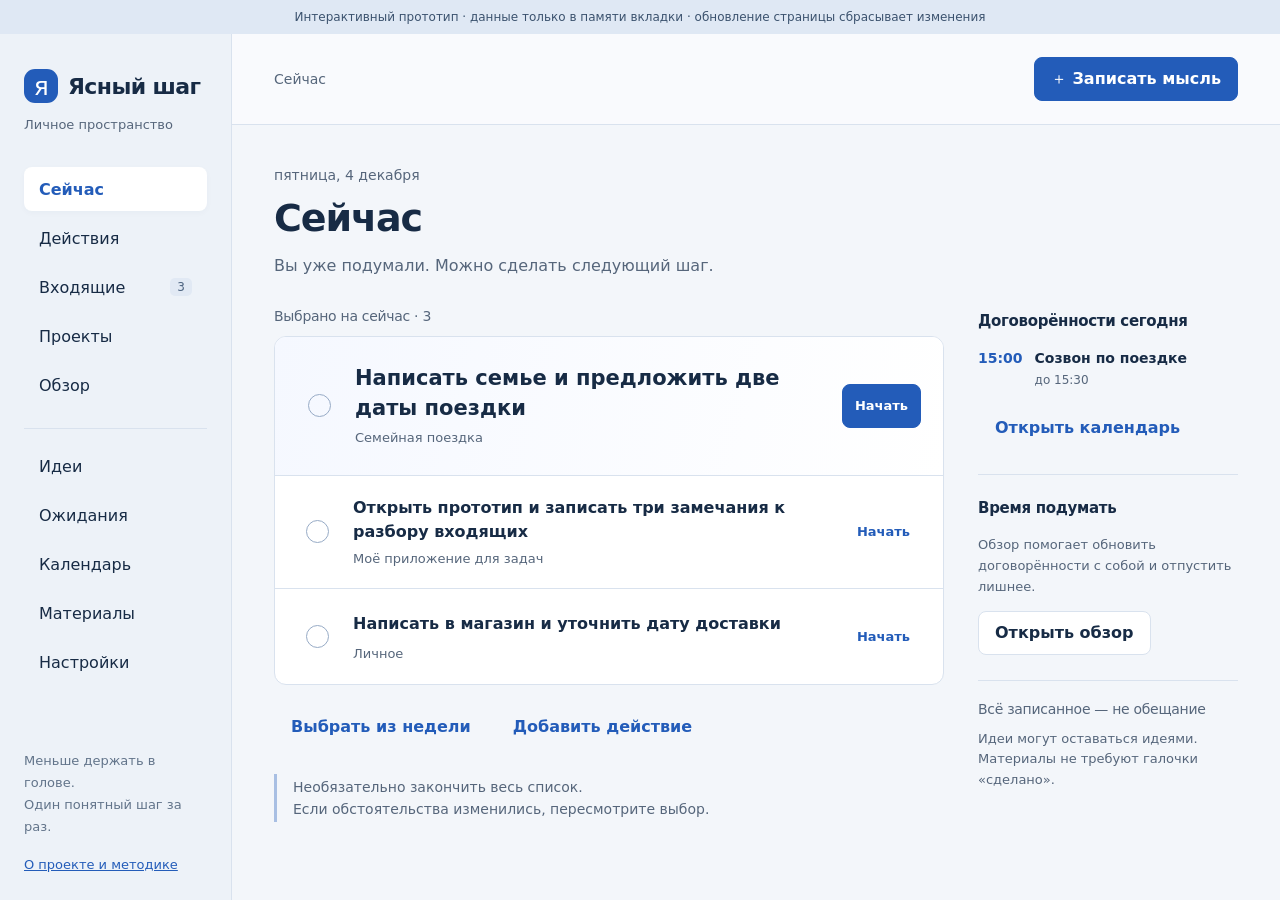
<file: deliverables/clear-step/prototype/index.html>
<!doctype html>
<html lang="ru">
<head>
  <meta charset="utf-8">
  <meta name="viewport" content="width=device-width,initial-scale=1">
  <title>Ясный шаг — прототип</title>
  <link rel="stylesheet" href="style.css">
</head>
<body>
  <div class="demo">Интерактивный прототип · данные только в памяти вкладки · обновление страницы сбрасывает изменения</div>
  <div class="shell">
    <aside class="sidebar">
      <a class="brand" href="#now"><span class="mark" aria-hidden="true">я</span>Ясный шаг</a>
      <div class="personal">Личное пространство</div>
      <nav id="navigation" aria-label="Основная навигация"></nav>
      <div class="sidebar-bottom">Меньше держать в голове.<br>Один понятный шаг за раз.<a href="../README.md">О проекте и методике</a></div>
    </aside>
    <div class="workspace">
      <header class="topbar"><span id="breadcrumb">Рабочее пространство</span><button class="primary" data-action="capture">＋ Записать мысль</button></header>
      <main id="main" tabindex="-1"></main>
    </div>
  </div>
  <nav id="mobile-navigation" aria-label="Навигация на телефоне"></nav>
  <dialog id="modal"><div id="modal-content"></div></dialog>
  <div id="toast" role="status" aria-live="polite"></div>
  <script src="app.js"></script>
</body>
</html>
</file>
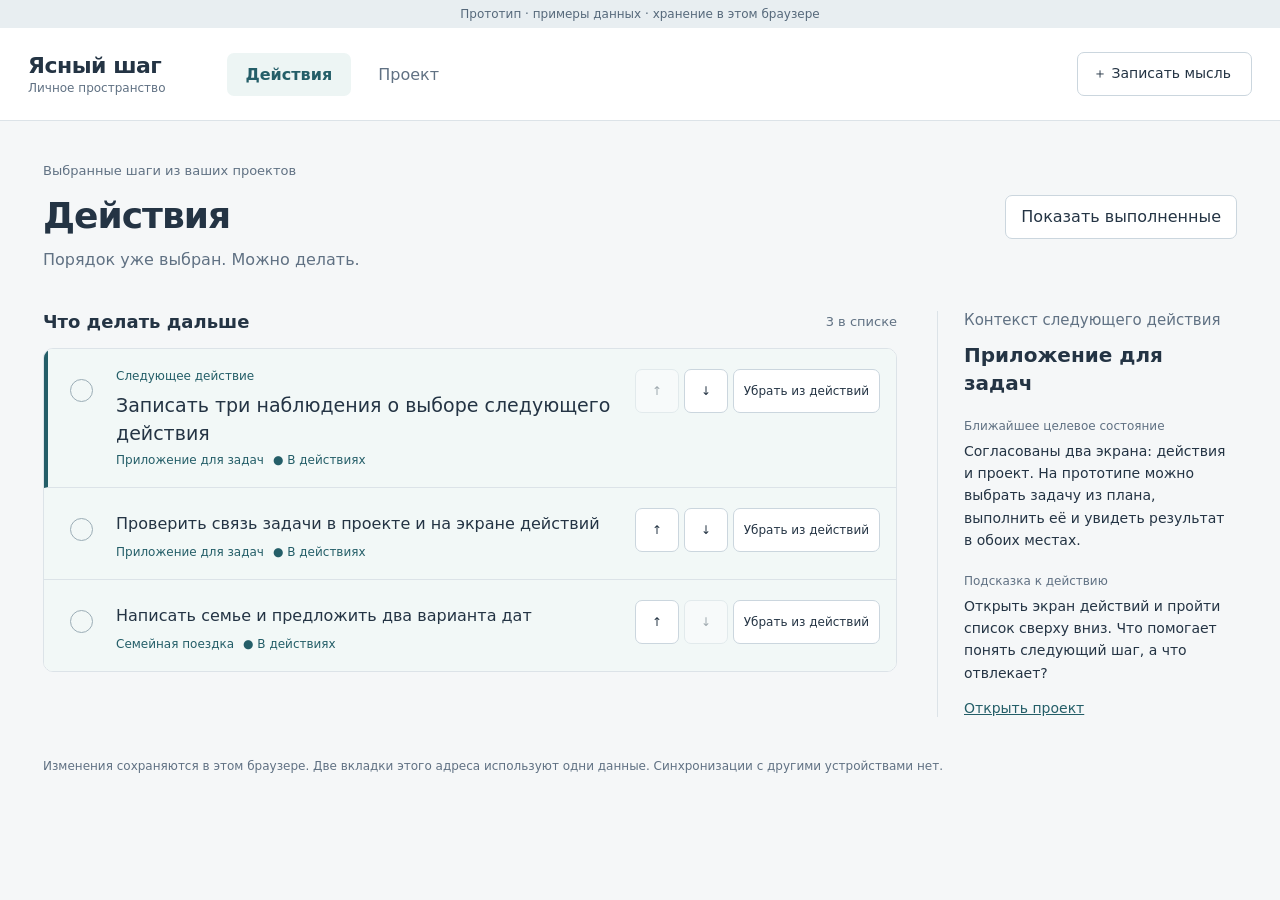
<file: deliverables/clear-step/actions.html>
<!doctype html>
<html lang="ru">
<head><meta charset="utf-8"><meta name="viewport" content="width=device-width,initial-scale=1"><title>Действия — Ясный шаг</title><link rel="stylesheet" href="screen.css"></head>
<body data-screen="actions">
  <div class="demo">Прототип · примеры данных · хранение в этом браузере</div>
  <header class="app-header"><a class="brand" href="actions.html">Ясный шаг<span>Личное пространство</span></a><nav aria-label="Экраны прототипа"><a href="actions.html" aria-current="page">Действия</a><a href="project.html">Проект</a></nav><button type="button" data-action="capture" class="capture">＋ Записать мысль <span id="inbox-count"></span></button></header>
  <main>
    <div class="page-heading"><div><p class="eyebrow">Выбранные шаги из ваших проектов</p><h1>Действия</h1><p class="intro">Порядок уже выбран. Можно делать.</p></div><button type="button" id="toggle-done" data-action="toggle-done" aria-pressed="false">Показать выполненные</button></div>
    <div class="actions-layout"><section aria-label="Рабочая очередь"><div class="list-heading"><h2 id="queue-title">Что делать дальше</h2><span id="queue-count"></span></div><div id="action-list"></div></section><aside class="context" aria-label="Контекст выбранного действия"><div id="action-context"></div></aside></div>
    <p id="storage-note" class="storage-note"></p>
  </main>
  <dialog id="task-dialog" aria-labelledby="task-dialog-title"><div id="task-dialog-content"></div></dialog>
  <dialog id="capture-dialog" aria-labelledby="capture-title"><div class="dialog-heading"><h2 id="capture-title">Записать мысль</h2><button type="button" data-action="close-capture" aria-label="Закрыть">×</button></div><form id="capture-form"><label>Что нужно сохранить?<textarea name="text" required maxlength="2000" placeholder="Можно пока не решать, что с этим делать"></textarea></label><div class="form-actions"><button class="primary" type="submit">Сохранить во входящие</button></div></form><p class="footnote">Запись сохраняется отдельно. Она не становится действием автоматически.</p><details><summary id="inbox-summary">Записанные мысли</summary><div id="inbox-list"></div></details></dialog>
  <div class="feedback" role="status" aria-live="polite" hidden><span id="feedback-text"></span><button type="button" data-action="undo" hidden>Отменить</button></div>
  <script src="screen.js"></script>
</body>
</html>
</file>
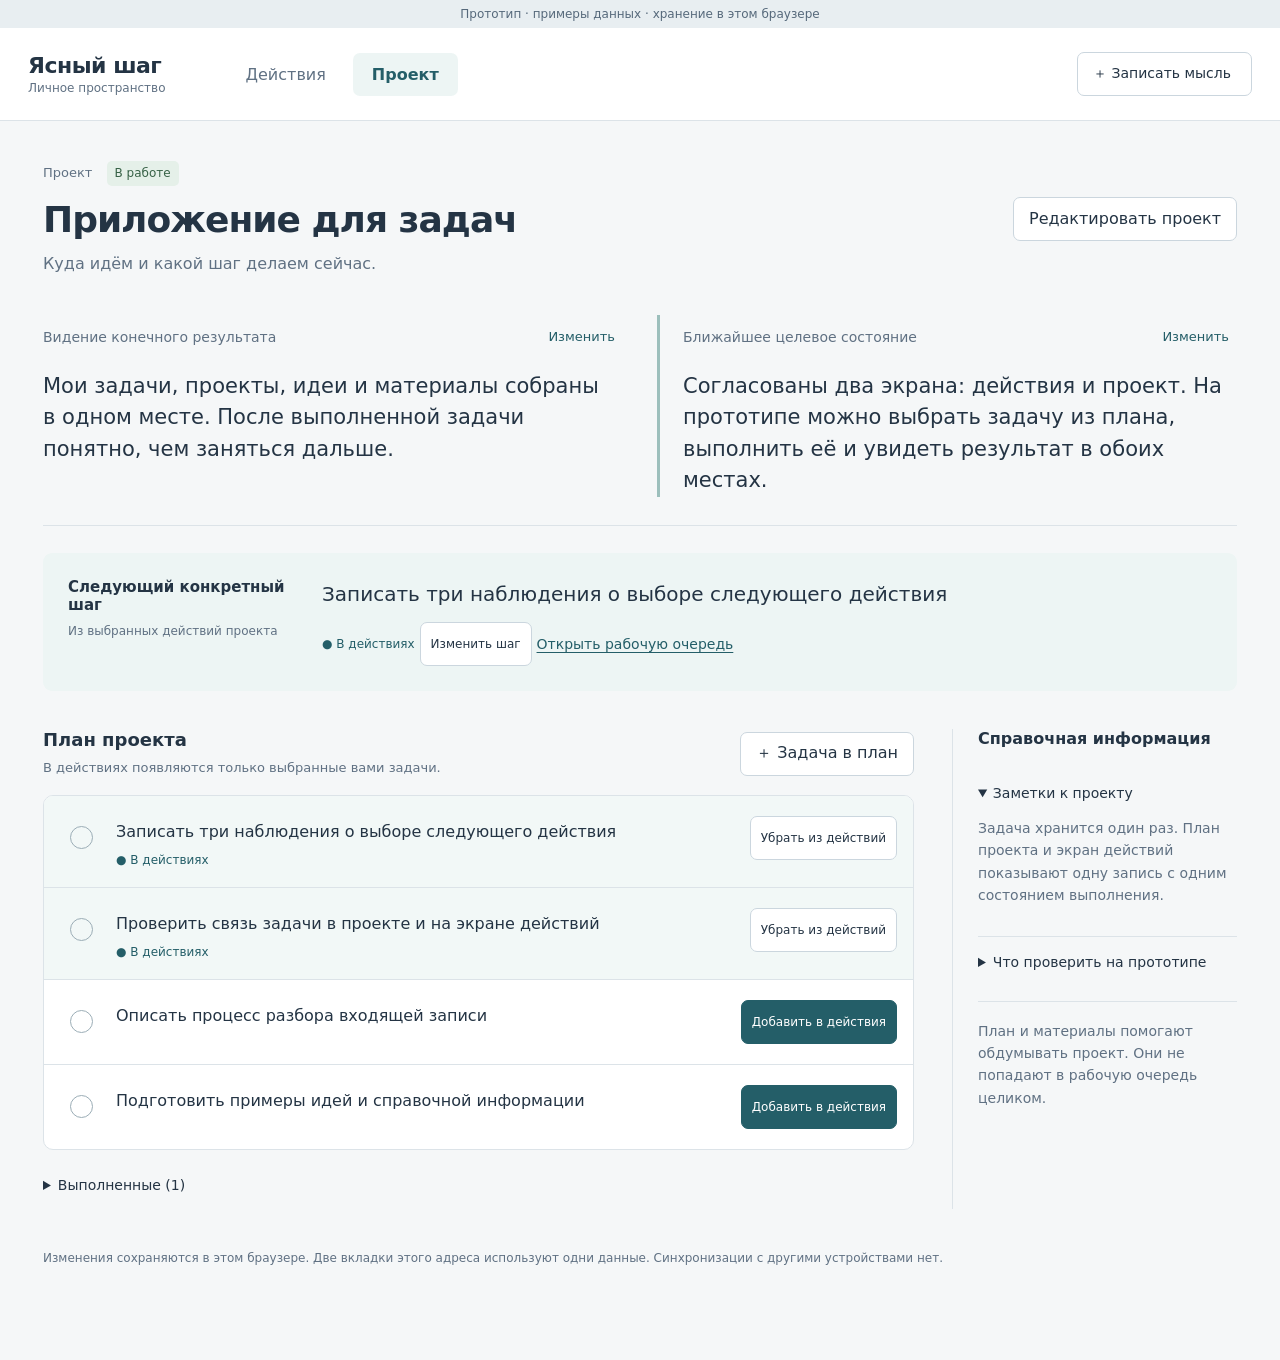
<file: deliverables/clear-step/project.html>
<!doctype html>
<html lang="ru">
<head><meta charset="utf-8"><meta name="viewport" content="width=device-width,initial-scale=1"><title>Проект — Ясный шаг</title><link rel="stylesheet" href="screen.css"></head>
<body data-screen="project">
  <div class="demo">Прототип · примеры данных · хранение в этом браузере</div>
  <header class="app-header"><a class="brand" href="actions.html">Ясный шаг<span>Личное пространство</span></a><nav aria-label="Экраны прототипа"><a href="actions.html">Действия</a><a href="project.html" aria-current="page">Проект</a></nav><button type="button" data-action="capture" class="capture">＋ Записать мысль <span id="inbox-count"></span></button></header>
  <main>
    <div class="page-heading"><div><p class="eyebrow">Проект <span class="status-label">В работе</span></p><h1 id="project-name">Приложение для задач</h1><p class="intro">Куда идём и какой шаг делаем сейчас.</p></div><button type="button" data-action="edit-project" data-field="name">Редактировать проект</button></div>
    <section class="project-direction" aria-label="Направление проекта"><div class="vision"><div class="editable-heading"><h2>Видение конечного результата</h2><button type="button" data-action="edit-project" data-field="vision" aria-label="Изменить видение конечного результата">Изменить</button></div><p id="vision"></p></div><div class="target"><div class="editable-heading"><h2>Ближайшее целевое состояние</h2><button type="button" data-action="edit-project" data-field="target" aria-label="Изменить ближайшее целевое состояние">Изменить</button></div><p id="target"></p></div></section>
    <section class="next-step" aria-labelledby="next-title"><div class="next-label"><h2 id="next-title">Следующий конкретный шаг</h2><small>Из выбранных действий проекта</small></div><div id="next-step"></div></section>
    <div class="project-workspace"><section id="plan"><div class="list-heading"><div><h2>План проекта</h2><p class="footnote">В действиях появляются только выбранные вами задачи.</p></div><button type="button" data-action="new-task">＋ Задача в план</button></div><div id="project-plan"></div><details class="completed-plan"><summary id="completed-summary">Выполненные</summary><div id="completed-plan"></div></details></section><aside class="materials"><h2>Справочная информация</h2><details open><summary>Заметки к проекту</summary><p>Задача хранится один раз. План проекта и экран действий показывают одну запись с одним состоянием выполнения.</p></details><details><summary>Что проверить на прототипе</summary><ul><li>Выбрать задачу из плана.</li><li>Найти её на экране действий.</li><li>Изменить формулировку и выполнить.</li><li>Вернуться в проект и увидеть результат.</li></ul></details><p class="footnote">План и материалы помогают обдумывать проект. Они не попадают в рабочую очередь целиком.</p></aside></div>
    <p id="storage-note" class="storage-note"></p>
  </main>
  <dialog id="task-dialog" aria-labelledby="task-dialog-title"><div id="task-dialog-content"></div></dialog>
  <dialog id="project-dialog" aria-labelledby="project-dialog-title"><div class="dialog-heading"><h2 id="project-dialog-title">Редактировать проект</h2><button type="button" data-action="close-project" aria-label="Закрыть">×</button></div><form id="project-form"><label>Название проекта<input name="name" required maxlength="240"></label><label>Видение конечного результата<textarea name="vision" required maxlength="1500"></textarea></label><label>Ближайшее целевое состояние<textarea name="target" required maxlength="1500"></textarea></label><p id="project-error" class="form-error" role="alert"></p><div class="form-actions"><button type="button" data-action="close-project">Отмена</button><button class="primary" type="submit">Сохранить</button></div></form></dialog>
  <dialog id="capture-dialog" aria-labelledby="capture-title"><div class="dialog-heading"><h2 id="capture-title">Записать мысль</h2><button type="button" data-action="close-capture" aria-label="Закрыть">×</button></div><form id="capture-form"><label>Что нужно сохранить?<textarea name="text" required maxlength="2000" placeholder="Можно пока не решать, что с этим делать"></textarea></label><div class="form-actions"><button class="primary" type="submit">Сохранить во входящие</button></div></form><p class="footnote">Запись сохраняется отдельно. Она не становится действием автоматически.</p><details><summary id="inbox-summary">Записанные мысли</summary><div id="inbox-list"></div></details></dialog>
  <div class="feedback" role="status" aria-live="polite" hidden><span id="feedback-text"></span><button type="button" data-action="undo" hidden>Отменить</button></div>
  <script src="screen.js"></script>
</body>
</html>
</file>
<file: deliverables/clear-step/prototype/style.css>
:root{font-family:"Segoe UI",system-ui,-apple-system,sans-serif;color:#172b45;background:#f3f6fa;font-synthesis:none;--accent:#235cb9;--muted:#56667b;--line:#d9e2ee;--blue:#e8eff9}
*{box-sizing:border-box}body{margin:0}button,input,textarea,select{font:inherit}button,a,input,textarea,select{-webkit-tap-highlight-color:transparent}button{cursor:pointer;border:1px solid var(--line);border-radius:8px;background:white;color:#172b45;min-height:44px;padding:10px 16px;font-weight:600}button:hover{background:#edf2f9;border-color:#9fb6d8}button:disabled{opacity:.5;cursor:not-allowed}a{color:var(--accent)}:focus-visible{outline:3px solid #da9b30;outline-offset:3px}h1,h2,h3,p{margin-top:0}h1{font-size:38px;font-weight:650;letter-spacing:-1.1px;line-height:1.15;margin-bottom:12px}h2{font-size:22px;letter-spacing:-.3px;font-weight:650}h3{font-size:17px;font-weight:650}p{line-height:1.6;max-width:70ch}small,.muted{color:var(--muted)}small{font-size:14px}button.primary{background:var(--accent);color:white;border-color:var(--accent)}button.primary:hover{background:#194c9f}button.quiet{background:transparent;border-color:transparent;color:var(--accent)}button.danger{color:#91402e}.demo{background:#dfe8f4;color:#3b526e;font-size:12px;padding:8px 20px;text-align:center;line-height:1.5}.shell{display:grid;grid-template-columns:232px 1fr;min-height:calc(100vh - 34px)}.sidebar{padding:35px 24px 24px;border-right:1px solid var(--line);display:flex;flex-direction:column;background:#edf2f8}.brand{text-decoration:none;color:#172b45;display:flex;align-items:center;gap:10px;font-size:22px;font-weight:700;letter-spacing:-.6px;white-space:nowrap}.mark{width:34px;height:34px;border-radius:11px;background:var(--accent);color:white;display:grid;place-items:center;font-size:25px;font-weight:500}.personal{font-size:13px;color:var(--muted);margin:14px 0 35px}.sidebar nav{display:grid;gap:5px}.nav-item{text-align:left;display:flex;align-items:center;justify-content:space-between;background:transparent;border-color:transparent;font-weight:500;padding:11px 14px}.nav-item.active{background:white;color:var(--accent);font-weight:650;box-shadow:0 2px 6px #20365708}.count{font-size:12px;background:#e1e9f4;padding:2px 7px;border-radius:5px;color:#4d6481}.nav-divider{border-top:1px solid var(--line);margin:16px 0 10px}.sidebar-bottom{margin-top:auto;padding-top:60px;color:#62748a;font-size:13px;line-height:1.7}.sidebar-bottom a{display:block;margin-top:16px}.workspace{min-width:0}.topbar{min-height:91px;padding:20px 42px;display:flex;align-items:center;justify-content:space-between;gap:20px;border-bottom:1px solid var(--line);background:#ffffff70}.topbar>span{font-size:14px;color:var(--muted)}main{max-width:1330px;padding:42px;margin:0 auto}.page-head{display:flex;justify-content:space-between;gap:20px;align-items:flex-start;margin-bottom:30px}.page-head p{margin:0;color:var(--muted)}.date{font-size:14px;color:var(--muted);margin-bottom:14px}.columns{display:grid;grid-template-columns:minmax(0,1fr) 260px;gap:34px}.paper{background:white;border:1px solid var(--line);border-radius:12px;padding:26px}.list{background:white;border:1px solid var(--line);border-radius:12px;overflow:hidden}.task-row{display:flex;align-items:center;gap:14px;padding:20px;border-bottom:1px solid var(--line)}.task-row:last-child{border-bottom:0}.task-row.featured{padding:27px 22px;background:linear-gradient(105deg,#f5f8ff,white)}.task-row.featured .task-title{font-size:21px;line-height:1.4}.check{min-width:44px;width:44px;height:44px;padding:10px;display:grid;place-items:center;border:0;background:transparent}.check span{width:23px;height:23px;border:1.5px solid #97abc6;border-radius:50%;display:block}.check:hover span{background:var(--blue);border-color:var(--accent)}.task-info{flex:1;min-width:0}.task-title{display:block;text-align:left;padding:0;border:0;min-height:30px;background:transparent;font-size:16px;font-weight:550;line-height:1.5;overflow-wrap:anywhere}.task-title:hover{background:transparent;color:var(--accent)}.task-meta{font-size:13px;color:var(--muted);margin-top:5px;line-height:1.5}.row-actions{display:flex;gap:4px;align-items:center}.row-actions button{font-size:13px;padding:8px 12px}.section-label{font-size:14px;margin:0 0 12px;color:var(--muted);font-weight:500}.side-section{padding:4px 0 25px;margin-bottom:20px;border-bottom:1px solid var(--line)}.side-section h2{font-size:15px;margin-bottom:18px}.appointment{display:flex;gap:12px;font-size:14px;line-height:1.5;margin-bottom:15px}.appointment time{color:var(--accent);font-weight:650;min-width:43px}.appointment strong{font-weight:550;display:block}.appointment small{font-size:12px}.hint{border-left:3px solid #a8bfe3;padding:2px 0 2px 16px;color:var(--muted);font-size:14px;line-height:1.6;margin:25px 0}.toolbar{display:flex;align-items:center;gap:8px;flex-wrap:wrap;margin:20px 0}.tabs{display:flex;gap:5px;margin-bottom:24px;flex-wrap:wrap}.tabs button{background:transparent;border:1px solid transparent}.tabs button.selected{background:white;border-color:#a8bfdc;color:var(--accent)}.empty{padding:40px 25px;text-align:center;background:white;border:1px dashed #becde1;border-radius:12px}.empty p{margin:0 auto 20px;color:var(--muted)}.empty h2{font-size:22px}.inbox-layout{display:grid;grid-template-columns:240px minmax(0,1fr);gap:24px}.inbox-item{width:100%;text-align:left;border:0;border-radius:0;border-bottom:1px solid var(--line);padding:18px;font-weight:500;line-height:1.5;overflow-wrap:anywhere}.inbox-item.active{background:var(--blue);border-left:3px solid var(--accent)}.inbox-item small{display:block;font-size:12px;margin-top:8px}.source{background:#f1f5fb;border-radius:8px;padding:19px;line-height:1.6;white-space:pre-wrap;overflow-wrap:anywhere;margin-bottom:24px}.results{margin-top:24px;border-top:1px solid var(--line);padding-top:20px}.result-row{display:flex;justify-content:space-between;gap:12px;align-items:center;padding:12px 0;font-size:14px;border-bottom:1px solid var(--line)}.result-row span{overflow-wrap:anywhere}.result-row button{padding:8px}.field{display:block;margin:16px 0;color:#334c6a;font-size:14px;font-weight:600}.field input,.field textarea,.field select{display:block;margin-top:8px;width:100%;background:white;border:1px solid #acbbce;border-radius:7px;padding:11px 12px;color:#172b45;font-weight:400;min-height:46px}.field textarea{resize:vertical;line-height:1.5;min-height:100px}.field small{display:block;font-weight:400;margin-top:7px}.field-row{display:grid;grid-template-columns:1fr 1fr;gap:16px}.project-row{padding:24px;border-bottom:1px solid var(--line);display:flex;align-items:flex-start;gap:20px}.project-row:last-child{border:0}.project-row>div{flex:1;min-width:0}.project-row p{font-size:14px;color:var(--muted);margin-bottom:13px}.project-row h2{font-size:20px;margin-bottom:10px}.tag{display:inline-block;padding:4px 9px;border-radius:5px;background:#e8eff9;color:#365c8e;font-size:12px;line-height:1.5}.tag.attention{background:#f7edda;color:#805319}.project-detail{max-width:860px}.outcome{font-size:24px;line-height:1.5;margin:14px 0 26px;max-width:45ch}.back{margin-left:-16px;margin-bottom:10px}.detail-section{margin-top:28px}.detail-section h2{font-size:18px}.detail-section p{color:var(--muted);white-space:pre-wrap}.focus{max-width:700px;margin:10px auto;text-align:center}.focus h1{font-size:32px;line-height:1.35;letter-spacing:-.5px}.focus p{margin-left:auto;margin-right:auto}.timer{font-size:78px;font-variant-numeric:tabular-nums;font-weight:300;letter-spacing:-3px;margin:34px 0 12px}.focus .tabs,.focus .toolbar{justify-content:center}.focus .paper{padding:38px}.review-layout{display:grid;grid-template-columns:230px minmax(0,1fr);gap:28px}.review-steps{list-style:none;padding:0;margin:0;display:grid;gap:4px;align-content:start}.review-steps li{padding:13px 16px;font-size:14px;color:var(--muted);border-radius:8px;line-height:1.5}.review-steps li.current{background:var(--blue);color:var(--accent);font-weight:600}.review-steps li.done{color:#466b5b}.review-steps li.skipped{color:#805319}.review-question{font-size:25px;line-height:1.4}.progress{height:5px;background:#e4ebf4;border-radius:4px;margin-bottom:25px;overflow:hidden}.progress span{display:block;height:100%;background:var(--accent)}.idea{padding:24px;border-bottom:1px solid var(--line)}.idea:last-child{border:0}.idea h2{font-size:20px;margin-bottom:10px}.idea p{font-size:14px;color:var(--muted);margin-bottom:10px}.event-row{display:flex;gap:25px;padding:23px;border-bottom:1px solid var(--line)}.event-row:last-child{border:0}.event-row time{min-width:115px;font-size:14px;color:var(--accent);line-height:1.7}.event-row h2{font-size:18px;margin-bottom:8px}.event-row p{margin:0;color:var(--muted);font-size:14px}.more-grid{display:grid;grid-template-columns:repeat(2,1fr);gap:12px}.more-grid button{text-align:left;min-height:75px}.more-grid small{display:block;font-weight:400;margin-top:7px}.notice{background:#e8eff9;padding:18px 22px;border-radius:8px;font-size:14px;line-height:1.6;margin-bottom:24px}dialog{border:0;border-radius:14px;padding:30px;width:min(570px,calc(100% - 28px));max-height:90vh;overflow:auto;box-shadow:0 24px 100px #172b4530;color:#172b45}dialog::backdrop{background:#172b4570}dialog h2{padding-right:25px}.dialog-head{display:flex;justify-content:space-between;align-items:start;gap:14px}.dialog-head button{margin:-8px -10px 0 0;border:0}.dialog-actions{display:flex;justify-content:flex-end;gap:10px;margin-top:24px;flex-wrap:wrap}#toast{position:fixed;bottom:28px;left:50%;transform:translateX(-50%);background:#172b45;color:white;border-radius:9px;padding:14px 20px;max-width:min(600px,90vw);box-shadow:0 6px 30px #172b4520;z-index:10;display:none;font-size:14px;line-height:1.5}#toast.show{display:block}#mobile-navigation{display:none}.error{color:#a23926;font-size:14px}.subtle{font-size:13px;color:var(--muted);line-height:1.6}.spaced{margin-top:28px}.material-body{white-space:pre-wrap;overflow-wrap:anywhere}.links{display:flex;gap:12px;flex-wrap:wrap}
@media(min-width:1500px){main{padding-top:55px}.columns{gap:50px;grid-template-columns:minmax(0,1fr) 290px}}
@media(max-width:1100px){.shell{grid-template-columns:195px 1fr}.sidebar{padding:30px 16px}.brand{font-size:19px}main{padding:28px}.topbar{padding:20px 28px}.columns{grid-template-columns:1fr}.context-column{display:grid;grid-template-columns:repeat(2,1fr);gap:20px}.inbox-layout{grid-template-columns:190px minmax(0,1fr)}.review-layout{grid-template-columns:180px minmax(0,1fr)}}
@media(max-width:760px){.demo{font-size:11px;padding:7px 12px}.shell{display:block}.sidebar{display:none}.topbar{padding:14px 18px;min-height:74px;gap:10px}.topbar>span{font-size:13px}.topbar>button{font-size:13px;padding:9px 12px}main{padding:27px 18px 110px}h1{font-size:31px}.page-head{gap:12px;margin-bottom:25px}.page-head p{font-size:14px}.page-head>button{font-size:13px;padding:9px 11px}.paper{padding:20px}.task-row,.task-row.featured{padding:17px 12px;gap:8px}.task-row.featured .task-title{font-size:18px}.task-title{font-size:15px}.task-row .row-actions{flex-direction:column}.task-row .row-actions button{padding:8px;font-size:12px}.check{min-width:36px;width:36px;padding:6px}.context-column{display:block}.inbox-layout{grid-template-columns:1fr}.inbox-queue{max-height:190px;overflow-y:auto}.inbox-item{padding:12px 16px}.inbox-item small{margin-top:3px}.field-row{grid-template-columns:1fr;gap:0}.review-layout{grid-template-columns:1fr}.review-steps{display:none}.review-question{font-size:22px}.project-row{padding:20px;gap:10px}.project-row>button{font-size:12px;padding:9px}.project-row h2{font-size:18px}.outcome{font-size:21px}.focus h1{font-size:25px}.focus .paper{padding:25px 16px}.timer{font-size:68px}.event-row{gap:16px;padding:18px}.event-row time{min-width:87px;font-size:12px}.more-grid{grid-template-columns:1fr}#mobile-navigation{display:grid;grid-template-columns:repeat(4,1fr);position:fixed;bottom:0;left:0;right:0;background:#fff;border-top:1px solid var(--line);padding:7px 7px max(7px,env(safe-area-inset-bottom));z-index:5}#mobile-navigation button{border:0;background:transparent;font-size:12px;font-weight:500;padding:8px 3px}#mobile-navigation button.active{background:var(--blue);color:var(--accent);font-weight:650}#toast{bottom:85px;width:calc(100% - 32px)}dialog{padding:24px 20px}.dialog-actions>button{flex-grow:1}.tabs{gap:3px}.tabs button{padding:9px 12px;font-size:14px}}
@media(prefers-reduced-motion:reduce){*{scroll-behavior:auto!important;transition:none!important}}
@media(max-width:760px){.check{min-width:44px;width:44px}}
</file>
<file: deliverables/clear-step/screen.css>
:root{font-family:"Segoe UI",system-ui,-apple-system,sans-serif;color:#243444;background:#f5f7f8;--ink:#243444;--muted:#607183;--line:#dce3e8;--accent:#245e68;--soft:#edf5f4;--paper:#fff}*{box-sizing:border-box}body{margin:0}button,input,textarea,select{font:inherit}button,a{-webkit-tap-highlight-color:transparent}button{min-height:44px;padding:10px 15px;border:1px solid #cbd6de;border-radius:7px;background:white;color:var(--ink);cursor:pointer;font-weight:500}button:hover{background:#f1f6f7;border-color:#a1b4bd}button:disabled{opacity:.4;cursor:default}button.primary{background:var(--accent);border-color:var(--accent);color:white}button.primary:hover{background:#194a53}a{color:var(--accent)}:focus-visible{outline:3px solid #b97622;outline-offset:3px}h1,h2,h3,p{margin-top:0}h1{font-size:36px;letter-spacing:-1px;font-weight:600;margin-bottom:10px;line-height:1.2}h2{font-size:18px;font-weight:600;margin-bottom:12px}h3{font-size:16px;font-weight:600}p{line-height:1.6}small{font-size:13px;color:var(--muted)}.demo{text-align:center;padding:7px 15px;font-size:12px;background:#e8eef1;color:#56697b}.app-header{display:flex;align-items:center;gap:36px;padding:24px max(28px,calc((100vw - 1250px)/2));border-bottom:1px solid var(--line);background:white}.brand{color:var(--ink);font-size:22px;font-weight:650;text-decoration:none;letter-spacing:-.5px;white-space:nowrap}.brand span{display:block;font-size:12px;font-weight:400;color:var(--muted);letter-spacing:0;margin-top:3px}.app-header nav{display:flex;gap:8px;margin-left:25px}.app-header nav a{padding:12px 19px;text-decoration:none;color:var(--muted);border-radius:7px}.app-header nav a[aria-current=page]{color:var(--accent);background:var(--soft);font-weight:600}.capture{margin-left:auto;font-size:14px;background:transparent}.capture span{font-size:12px;margin-left:5px}main{max-width:1250px;margin:auto;padding:40px 28px 80px}.page-heading{display:flex;align-items:center;justify-content:space-between;gap:20px;margin-bottom:38px}.eyebrow{font-size:13px;color:var(--muted);margin-bottom:12px}.intro{font-size:16px;color:var(--muted);margin:0}.status-label{display:inline-block;margin-left:10px;padding:3px 8px;background:#e5f0e9;color:#386247;border-radius:5px;font-size:12px}.actions-layout{display:grid;grid-template-columns:minmax(0,1fr) 300px;gap:40px}.list-heading{display:flex;justify-content:space-between;align-items:center;gap:15px;margin-bottom:16px}.list-heading h2{margin:0}.list-heading>span{font-size:13px;color:var(--muted)}.list-heading .footnote{margin:8px 0 0}.task-list{background:white;border:1px solid var(--line);border-radius:10px;overflow:hidden}.task-row{display:flex;align-items:start;gap:12px;padding:20px 16px;border-bottom:1px solid var(--line);position:relative}.task-row:last-child{border-bottom:0}.task-row.current{background:var(--soft);border-left:4px solid var(--accent);padding-left:12px}.task-row.in-actions{background:#f2f8f7}.task-row.completed .task-title{text-decoration:line-through;color:var(--muted)}.check-button{width:44px;min-width:44px;height:44px;border:0;padding:10px;background:transparent}.check-button span{display:block;width:23px;height:23px;border:1.5px solid #9badb6;border-radius:50%;font-size:14px;line-height:20px;color:var(--accent)}.check-button:hover{background:#e3edee}.task-body{flex:1;min-width:0}.task-title{display:block;padding:0;min-height:32px;text-align:left;border:0;background:transparent;border-radius:2px;font-size:16px;font-weight:500;line-height:1.5;overflow-wrap:anywhere}.task-title:hover{background:transparent;color:var(--accent)}.current .task-title{font-size:19px}.task-meta{display:flex;gap:9px;flex-wrap:wrap;margin-top:5px;font-size:12px;color:var(--muted);align-items:center}.task-meta a{text-decoration:none}.task-state{font-size:12px;color:var(--accent);display:inline-flex;gap:5px;align-items:center}.row-controls{display:flex;gap:5px;align-items:center;flex-wrap:wrap}.row-controls button{font-size:12px;padding:8px 10px}.row-controls .order{padding:8px;min-width:36px}.row-label{font-size:12px;color:var(--accent);margin-bottom:8px}.footnote{font-size:13px;color:var(--muted);line-height:1.6;margin:18px 0 12px;max-width:75ch}.text-link{font-size:14px;text-underline-offset:3px}.context{border-left:1px solid var(--line);padding-left:26px}.context h2{font-size:15px;color:var(--muted);font-weight:500}.context h3{font-size:20px;line-height:1.4;margin:12px 0 22px}.context .context-label{display:block;color:var(--muted);font-size:12px;margin:22px 0 7px}.context p{font-size:14px}.context a{font-size:14px}.project-direction{display:grid;grid-template-columns:1fr 1fr;gap:34px;border-bottom:1px solid var(--line);padding-bottom:28px;margin-bottom:27px}.project-direction h2{font-size:14px;color:var(--muted);font-weight:500}.project-direction p{font-size:21px;line-height:1.5;margin:0;max-width:43ch;white-space:pre-wrap;overflow-wrap:anywhere}.target{border-left:3px solid #9cbfbc;padding-left:23px}.next-step{display:grid;grid-template-columns:230px minmax(0,1fr);gap:24px;padding:25px;background:var(--soft);border-radius:9px;margin-bottom:38px}.next-label h2{margin-bottom:6px;font-size:15px}.next-label small{font-size:12px}.next-step .task-title{font-size:20px}.next-step p{margin-bottom:0}.next-step .row-controls{margin-top:12px}.project-workspace{display:grid;grid-template-columns:minmax(0,1fr) 285px;gap:38px}.materials{padding-left:25px;border-left:1px solid var(--line)}.materials h2{font-size:16px;margin-bottom:20px}.materials p,.materials li{font-size:14px;line-height:1.6;color:var(--muted)}.materials ul{padding-left:19px}.materials details{padding:15px 0;border-bottom:1px solid var(--line)}summary{cursor:pointer;min-height:34px;line-height:1.5;font-size:14px}.completed-plan{margin-top:25px}.empty{padding:28px;background:white;border:1px dashed #b6c7cf;border-radius:9px}.empty h2{font-size:20px}.empty p{font-size:14px;color:var(--muted)}.storage-note{margin-top:40px;font-size:12px;color:var(--muted)}.storage-note.warning{color:#815523;background:#fbf3df;padding:12px 15px;border-radius:6px}dialog{color:var(--ink);border:1px solid var(--line);border-radius:12px;padding:28px;width:min(600px,calc(100% - 28px));max-height:90vh;overflow:auto;box-shadow:0 20px 70px #142b3c28}dialog::backdrop{background:#122a3d66}.dialog-heading{display:flex;align-items:start;justify-content:space-between;gap:20px;margin-bottom:12px}.dialog-heading button{font-size:23px;line-height:1;width:44px;min-width:44px;border:0;margin-top:-10px;margin-right:-10px}.dialog-heading h2{font-size:23px;line-height:1.3;margin:0}.dialog-project{font-size:13px;color:var(--muted);margin-bottom:22px}label{display:block;font-size:14px;color:#40556a;margin:18px 0}input,textarea,select{display:block;width:100%;margin-top:8px;padding:11px 12px;border:1px solid #b3c1cd;border-radius:7px;background:white;color:var(--ink);font-size:16px}textarea{min-height:110px;resize:vertical;line-height:1.6}.form-actions{display:flex;justify-content:flex-end;gap:10px;flex-wrap:wrap;margin-top:22px}.task-options{display:flex;gap:8px;flex-wrap:wrap;border-top:1px solid var(--line);margin-top:20px;padding-top:20px}.form-error{font-size:14px;color:#a23e2c}.feedback{position:fixed;bottom:22px;left:50%;transform:translateX(-50%);background:#233e4a;color:white;padding:13px 18px;border-radius:9px;max-width:min(750px,calc(100vw - 30px));z-index:20;box-shadow:0 6px 24px #122a3d22;font-size:14px;line-height:1.5}.feedback button{margin-left:12px;background:transparent;border-color:#78929d;color:white;min-height:38px;padding:6px 12px}.inbox-item{border-bottom:1px solid var(--line);padding:12px 0;font-size:14px;white-space:pre-wrap;overflow-wrap:anywhere}
@media(max-width:1050px){.app-header{padding:20px 25px;gap:20px}.app-header nav{margin-left:0}.actions-layout{grid-template-columns:minmax(0,1fr) 240px;gap:25px}.context{padding-left:20px}.project-workspace{grid-template-columns:1fr}.materials{padding:25px 0 0;border-left:0;border-top:1px solid var(--line)}.row-controls .order{display:none}.next-step{grid-template-columns:200px 1fr}}
@media(max-width:760px){main{padding:28px 18px 100px}.app-header{padding:16px 18px;gap:12px;flex-wrap:wrap}.brand{font-size:20px}.brand span{font-size:11px}.app-header nav{order:3;width:100%;border-top:1px solid var(--line);padding-top:10px;margin-top:5px}.app-header nav a{padding:9px 16px}.capture{font-size:12px;padding:9px 10px}.demo{font-size:11px}h1{font-size:30px}.page-heading{align-items:start;flex-direction:column;margin-bottom:27px}.page-heading>button{font-size:13px}.actions-layout{grid-template-columns:1fr}.context{padding:22px 0 0;border-left:0;border-top:1px solid var(--line)}.task-row{padding:17px 10px;gap:8px;flex-wrap:wrap}.task-row.current{padding-left:6px}.task-title{font-size:15px}.current .task-title{font-size:17px}.task-body{min-width:calc(100% - 60px)}.row-controls{margin-left:52px}.row-controls .order{display:inline-block;min-width:44px}.task-meta{font-size:12px}.project-direction{grid-template-columns:1fr;gap:25px}.project-direction p{font-size:19px}.target{padding-left:18px}.next-step{display:block;padding:20px}.next-label{margin-bottom:18px}.next-step .task-title{font-size:18px}.next-step .row-controls{margin-left:0}.list-heading{align-items:start;flex-wrap:wrap}.list-heading button{font-size:13px}.intro{font-size:14px}.feedback{bottom:16px;width:calc(100% - 30px)}dialog{padding:23px 20px}.form-actions button{flex-grow:1}}
@media(prefers-reduced-motion:reduce){*{scroll-behavior:auto!important}}
.row-controls .order{display:inline-block;min-width:44px}
.editable-heading{display:flex;align-items:center;justify-content:space-between;gap:10px;margin-bottom:12px}.editable-heading h2{margin:0}.editable-heading button{border:0;background:transparent;color:var(--accent);font-size:13px;padding:8px;flex-shrink:0}.editable-heading button:hover{background:var(--soft)}
</file>
